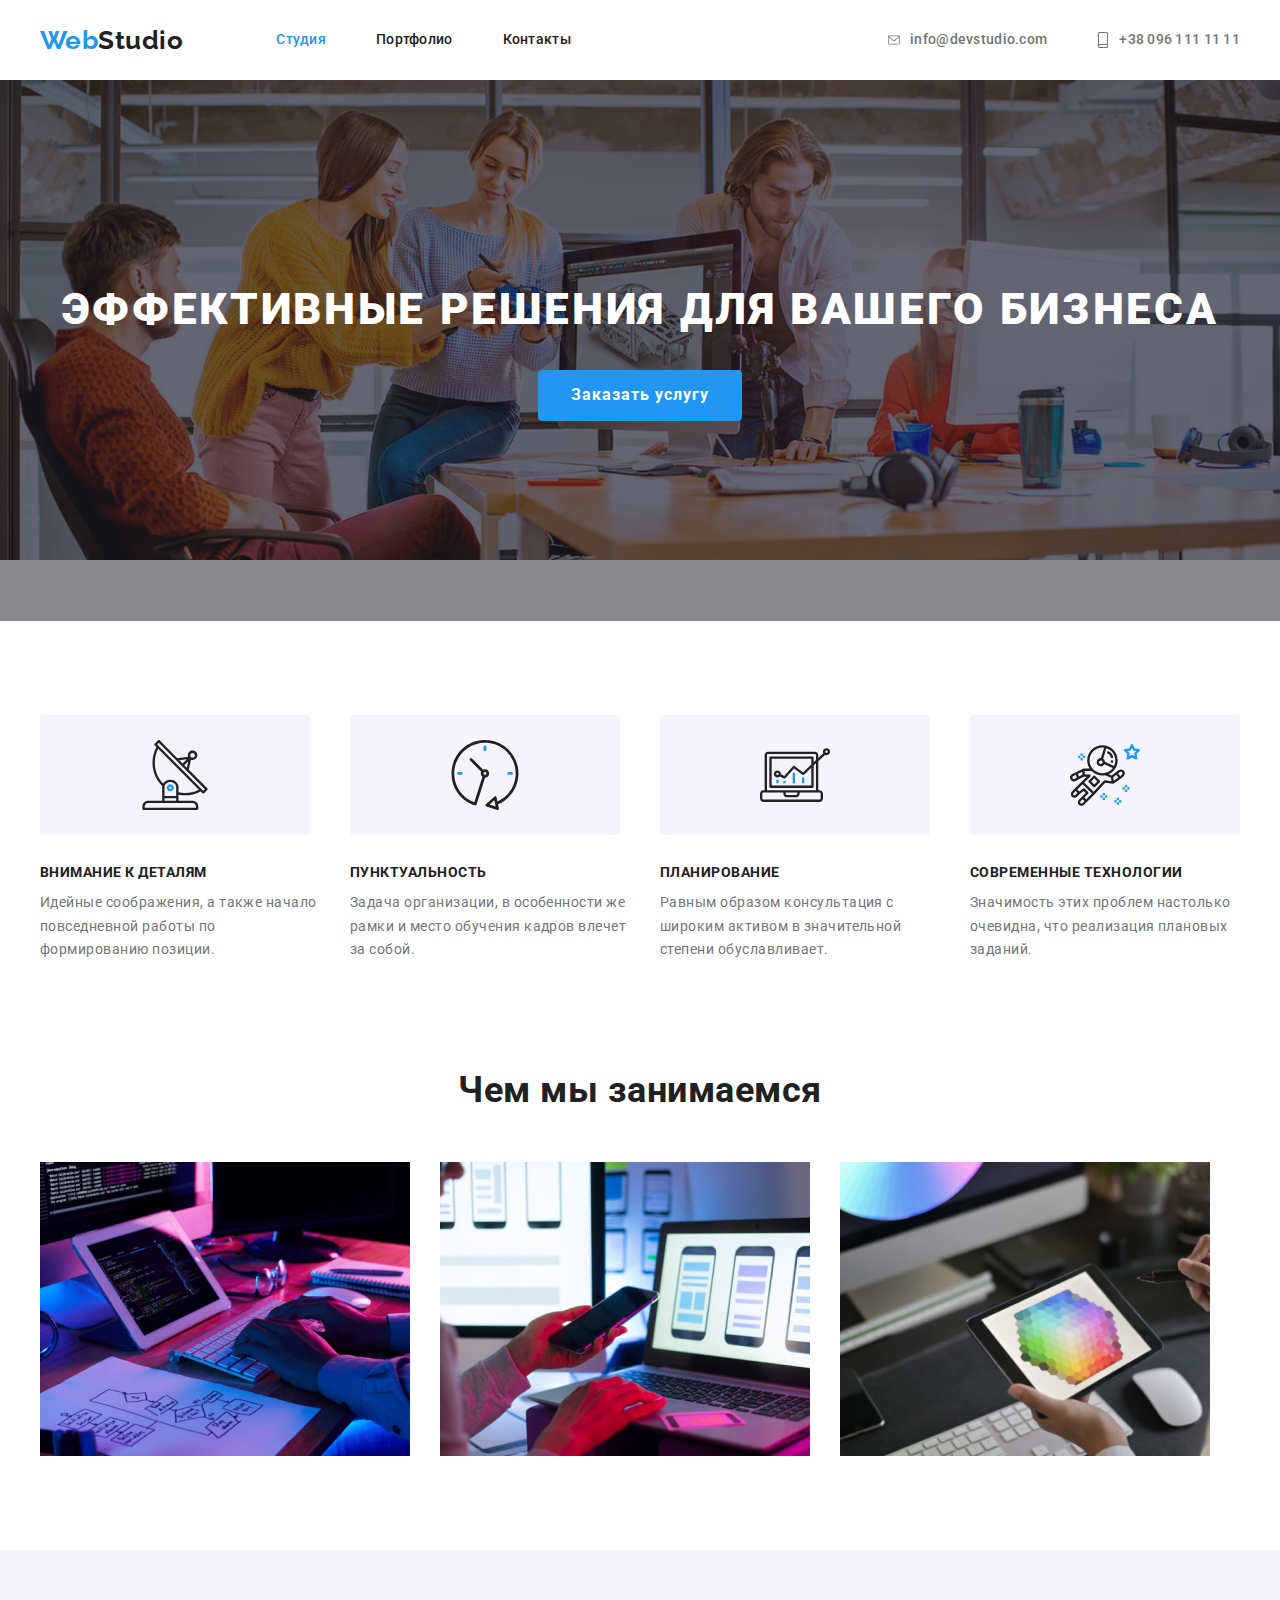
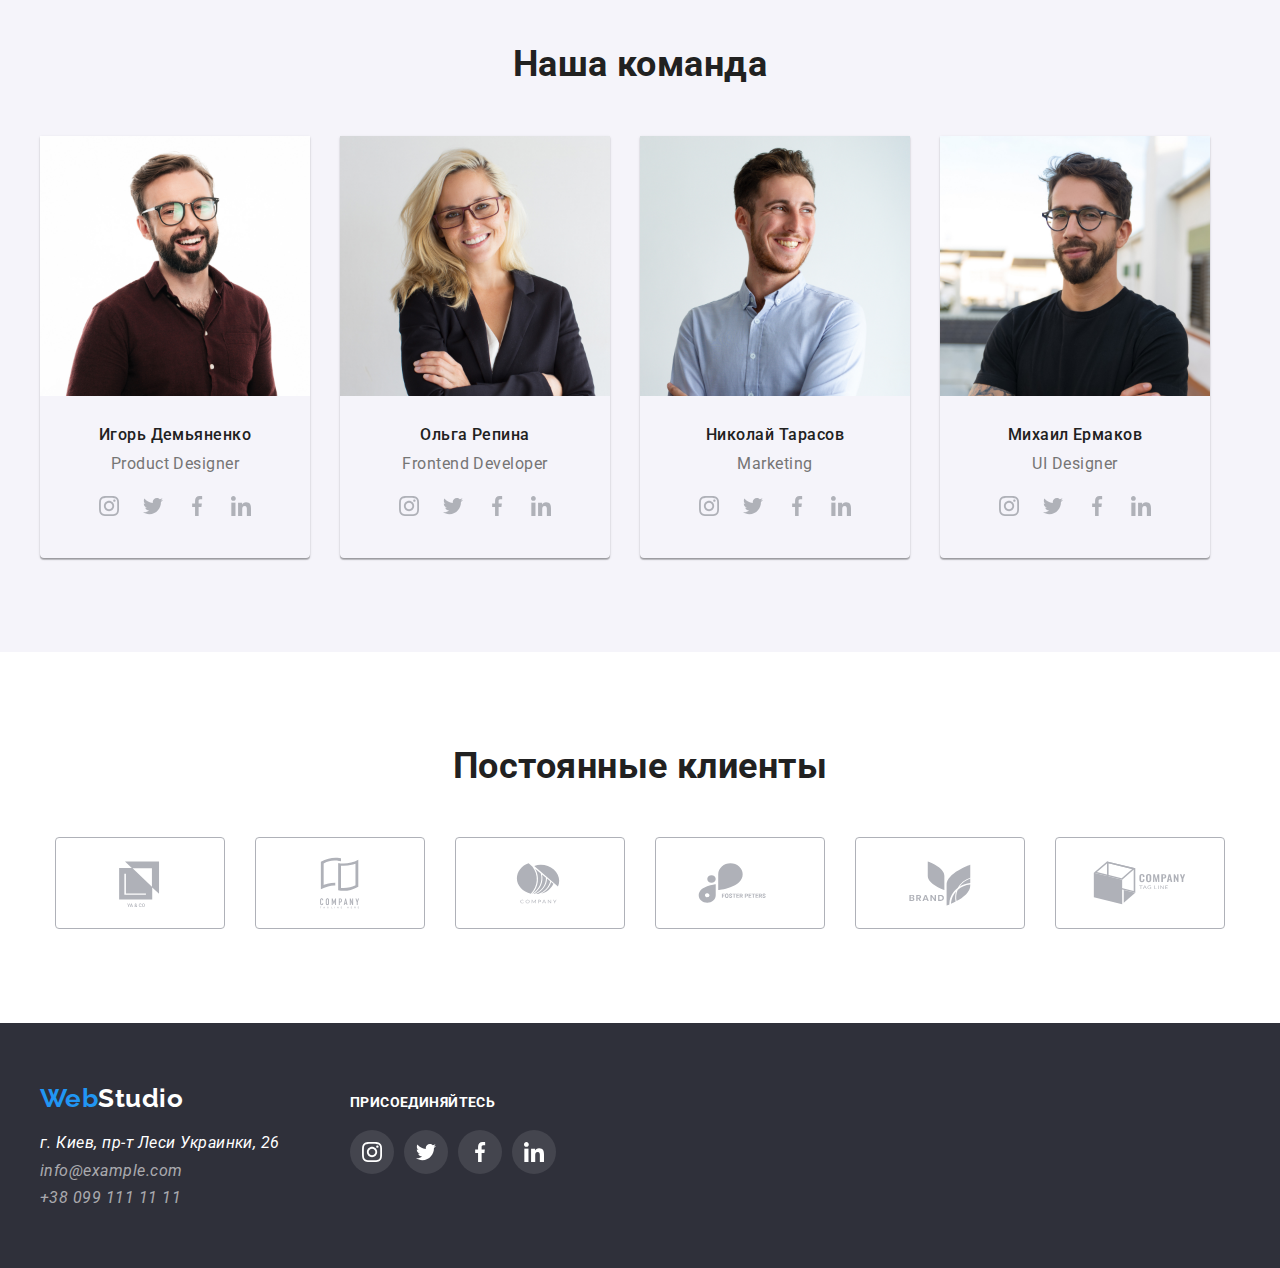
<file: index.html>
<!DOCTYPE html>
<html lang="ru">

<head>
    <meta charset="utf-8" />
    <meta name="viewport" content="width=device-width, initial-scale=1.0" />
    <title>Document</title>
    <link
        href="https://fonts.googleapis.com/css2?family=Raleway:wght@700&family=Roboto:wght@400;500;700;900&display=swap"
        rel="stylesheet" />
    <link rel="stylesheet"
        href="https://cdnjs.cloudflare.com/ajax/libs/modern-normalize/1.1.0/modern-normalize.min.css" />
    <link rel="stylesheet" href="./css/stylesheet.css" />
</head>

<body>
    <header>
        <nav class="container header-page">
            <a href="" class="logo"><span class="web">Web</span>Studio</a>
            <ul class="site-nav list">
                <li class="iteam"><a href="" class="link current">Студия</a></li>
                <li class="iteam"><a href="./portfolio.html" class="link">Портфолио</a></li>
                <li class="iteam"><a href="" class="link">Контакты</a></li>
            </ul>
            <ul class="auth-nav list">
                <li class="iteam">
                    <a href="mailto:info@devstudio.com" class="link">
                        <svg class="icon">
                            <use href="images/symbol.svg.svg#icon-envelope"></use>
                        </svg>
                        info@devstudio.com
                    </a>
                </li>
                <li class="iteam">
                    <a href="tel:+380961111111" class="link">
                        <svg class="icon">
                            <use href="images/symbol.svg.svg#icon-smartphone"></use>
                        </svg>
                        +38 096 111 11 11
                    </a>
                </li>
            </ul>
        </nav>

    </header>
    <main>
        <section class="hero">
            <div class="container">
                <h1 class="hero-title">Эффективные решения для вашего бизнеса</h1>
                <button type="button" class="button">Заказать услугу</button>
            </div>
        </section>
        <section class="section no-padding">
            <div class="container">
                <h2 class="section-title"></h2>
                <ul class="feature-list">
                    <li class="iteam">
                        <div class="overlay">
                            <svg class="icon">
                                <use href="images/symbol.svg.svg#icon-antenna-1"></use>
                            </svg>
                        </div>
                        <h3 class="feature-list-title">Внимание к деталям</h3>
                        <p class="text">
                            Идейные соображения, а также начало повседневной работы по
                            формированию позиции.
                        </p>
                    </li>
                    <li class="iteam">
                        <div class="overlay">
                            <svg class="icon">
                                <use href="images/symbol.svg.svg#icon-clock-1"></use>
                            </svg>
                        </div>
                        <h3 class="feature-list-title">Пунктуальность</h3>
                        <p class="text">
                            Задача организации, в особенности же рамки и место обучения
                            кадров влечет за собой.
                        </p>
                    </li>
                    <li class="iteam">
                        <div class="overlay">
                            <svg class="icon">
                                <use href="images/symbol.svg.svg#icon-diagram-1"></use>
                            </svg>
                        </div>
                        <h3 class="feature-list-title">Планирование</h3>
                        <p class="text">
                            Равным образом консультация с широким активом в значительной
                            степени обуславливает.
                        </p>
                    </li>
                    <li class="item">
                        <div class="overlay">
                            <svg class="icon">
                                <use href="images/symbol.svg.svg#icon-astronaut-1"></use>
                            </svg>
                        </div>
                        <h3 class="feature-list-title">Современные технологии</h3>
                        <p class="text">
                            Значимость этих проблем настолько очевидна, что реализация
                            плановых заданий.
                        </p>
                    </li>
                </ul>
            </div>
        </section>
        <section class="section">
            <div class="container">
                <h2 class="section-title work-title">Чем мы занимаемся</h2>
                <ul class="work-list">
                    <li class="iteam">
                        <img src="./images/moderncomputer.jpg" alt="" width="370" />
                    </li>
                    <li class="iteam">
                        <img src="./images/technology.jpg" alt="" width="370" />
                    </li>
                    <li class="iteam">
                        <img src="./images/ITproduction.jpg" alt="" width="370" />
                    </li>
                </ul>
            </div>
        </section>
        <section class="section worker">
            <div class="container">
                <h2 class="section-title worker-title">Наша команда</h2>
                <ul class="worker-list">
                    <li class="iteam">
                        <img src="./images/productDesigner.jpg" alt="Product Designer" width="270" class="image" />
                        <h3 class="worker-list-title">Игорь Демьяненко</h3>
                        <p class="text">Product Designer</p>
                        <ul class="social-list">
                            <li class="iteam-icon">
                                <a href="" class="link">
                                    <svg class="icon">
                                        <use href="images/symbol.svg.svg#icon-instagram-1"></use>
                                    </svg>
                                </a>
                            </li>
                            <li class="iteam-icon">
                                <a href="" class="link">
                                    <svg class="icon">
                                        <use href="images/symbol.svg.svg#icon-twitter-1"></use>
                                    </svg>
                                </a>
                            </li>
                            <li class="iteam-icon">
                                <a href="" class="link">
                                    <svg class="icon">
                                        <use href="images/symbol.svg.svg#icon-facebook-1"></use>
                                    </svg>
                                </a>
                            </li>
                            <li class="iteam-icon">
                                <a href="" class="link">
                                    <svg class="icon">
                                        <use href="images/symbol.svg.svg#icon-linkedin-1"></use>
                                    </svg>
                                </a>
                            </li>
                        </ul>
                    </li>
                    <li class="iteam">
                        <img src="./images/FrontendDeveloper.jpg" alt="Frontend Developer" width="270" class="image" />
                        <h3 class="worker-list-title">Ольга Репина</h3>
                        <p class="text">Frontend Developer</p>
                        <ul class="social-list">
                            <li class="iteam-icon">
                                <a href="" class="link">
                                    <svg class="icon">
                                        <use href="images/symbol.svg.svg#icon-instagram-1"></use>
                                    </svg>
                                </a>
                            </li>
                            <li class="iteam-icon">
                                <a href="" class="link">
                                    <svg class="icon">
                                        <use href="images/symbol.svg.svg#icon-twitter-1"></use>
                                    </svg>
                                </a>
                            </li>
                            <li class="iteam-icon">
                                <a href="" class="link">
                                    <svg class="icon">
                                        <use href="images/symbol.svg.svg#icon-facebook-1"></use>
                                    </svg>
                                </a>
                            </li>
                            <li class="iteam-icon">
                                <a href="" class="link">
                                    <svg class="icon">
                                        <use href="images/symbol.svg.svg#icon-linkedin-1"></use>
                                    </svg>
                                </a>
                            </li>
                        </ul>
                    </li>
                    <li class="iteam">
                        <img src="./images/marketing.jpg" alt="marketing" width="270" class="image" />
                        <h3 class="worker-list-title">Николай Тарасов</h3>
                        <p class="text">Marketing</p>
                        <ul class="social-list">
                            <li class="iteam-icon">
                                <a href="" class="link">
                                    <svg class="icon">
                                        <use href="images/symbol.svg.svg#icon-instagram-1"></use>
                                    </svg>
                                </a>
                            </li>
                            <li class="iteam-icon">
                                <a href="" class="link">
                                    <svg class="icon">
                                        <use href="images/symbol.svg.svg#icon-twitter-1"></use>
                                    </svg>
                                </a>
                            </li>
                            <li class="iteam-icon">
                                <a href="" class="link">
                                    <svg class="icon">
                                        <use href="images/symbol.svg.svg#icon-facebook-1"></use>
                                    </svg>
                                </a>
                            </li>
                            <li class="iteam-icon">
                                <a href="" class="link">
                                    <svg class="icon">
                                        <use href="images/symbol.svg.svg#icon-linkedin-1"></use>
                                    </svg>
                                </a>
                            </li>
                        </ul>
                    </li>
                    <li class="iteam">
                        <img src="./images/UIdesigner.jpg" alt="UI designer" width="270" class="image" />
                        <h3 class="worker-list-title">Михаил Ермаков</h3>
                        <p class="text">UI Designer</p>
                        <ul class="social-list">
                            <li class="iteam-icon">
                                <a href="" class="link">
                                    <svg class="icon">
                                        <use href="images/symbol.svg.svg#icon-instagram-1"></use>
                                    </svg>
                                </a>
                            </li>
                            <li class="iteam-icon">
                                <a href="" class="link">
                                    <svg class="icon">
                                        <use href="images/symbol.svg.svg#icon-twitter-1"></use>
                                    </svg>
                                </a>
                            </li>
                            <li class="iteam-icon">
                                <a href="" class="link">
                                    <svg class="icon">
                                        <use href="images/symbol.svg.svg#icon-facebook-1"></use>
                                    </svg>
                                </a>
                            </li>
                            <li class="iteam-icon">
                                <a href="" class="link">
                                    <svg class="icon">
                                        <use href="images/symbol.svg.svg#icon-linkedin-1"></use>
                                    </svg>
                                </a>
                            </li>
                        </ul>
                    </li>
                </ul>
            </div>
        </section>
        <section class="section">
            <div class="container">
                <h2 class="section-title clients-title">Постоянные клиенты</h2>
                <ul class="clients-list">
                    <li class="iteam">
                        <a href="" class="link">
                            <svg class="icon">
                                <use href="images/symbol.svg.svg#icon-Logo"></use>
                            </svg>
                        </a>
                    </li>
                    <li class="iteam">
                        <a href="" class="link">
                            <svg class="icon">
                                <use href="images/symbol.svg.svg#icon-Logo-1"></use>
                            </svg>
                        </a>
                    </li>
                    <li class="iteam">
                        <a href="" class="link">
                            <svg class="icon">
                                <use href="images/symbol.svg.svg#icon-Logo-2"></use>
                            </svg>
                        </a>
                    </li>
                    <li class="iteam">
                        <a href="" class="link">
                            <svg class="icon">
                                <use href="images/symbol.svg.svg#icon-Logo-3"></use>
                            </svg>
                        </a>
                    </li>
                    <li class="iteam">
                        <a href="" class="link">
                            <svg class="icon">
                                <use href="images/symbol.svg.svg#icon-Logo-4"></use>
                            </svg>
                        </a>
                    </li>
                    <li class="iteam">
                        <a href="" class="link">
                            <svg class="icon">
                                <use href="images/symbol.svg.svg#icon-Logo-6"></use>
                            </svg>
                        </a>
                    </li>
                </ul>
            </div>
        </section>
    </main>
    <footer class="footer">
        <div class="container footer-container">
            <div class="footer-wrapper">
                <a href="" class="logo"><span class="web">Web</span>Studio</a>
                <address class="adress">
                    <ul class="footer-list">
                        <li class="child"><a href="https://goo.gl/maps/ksfbacFtiWW7DBpV7" class="link">г. Киев, пр-т
                                Леси
                                Украинки, 26</a>
                        </li>
                        <li class="child"><a href="mailto:info@example.com" class="link mail">info@example.com</a>
                        </li>
                        <li class="child"><a href="tel:+380991111111" class="link tel">+38 099 111 11 11</a></li>
                    </ul>
                </address>
            </div>
            <div class="footer-icons">
                <h3 class="title">присоединяйтесь</h3>
                <ul class="second-list">
                    <li class="child">
                        <a href="" class="link">
                            <svg class="icon">
                                <use href="images/symbol.svg.svg#icon-instagram-1"></use>
                            </svg>
                        </a>
                    </li>
                    <li class="child">
                        <a href="" class="link">
                            <svg class="icon">
                                <use href="images/symbol.svg.svg#icon-twitter-1"></use>
                            </svg>
                        </a>
                    </li>
                    <li class="child">
                        <a href="" class="link">
                            <svg class="icon">
                                <use href="images/symbol.svg.svg#icon-facebook-1"></use>
                            </svg>
                        </a>
                    </li>
                    <li class="child">
                        <a href="" class="link">
                            <svg class="icon">
                                <use href="images/symbol.svg.svg#icon-linkedin-1"></use>
                            </svg>
                        </a>
                    </li>
                </ul>
            </div>


        </div>
    </footer>
</body>

</html>
</file>
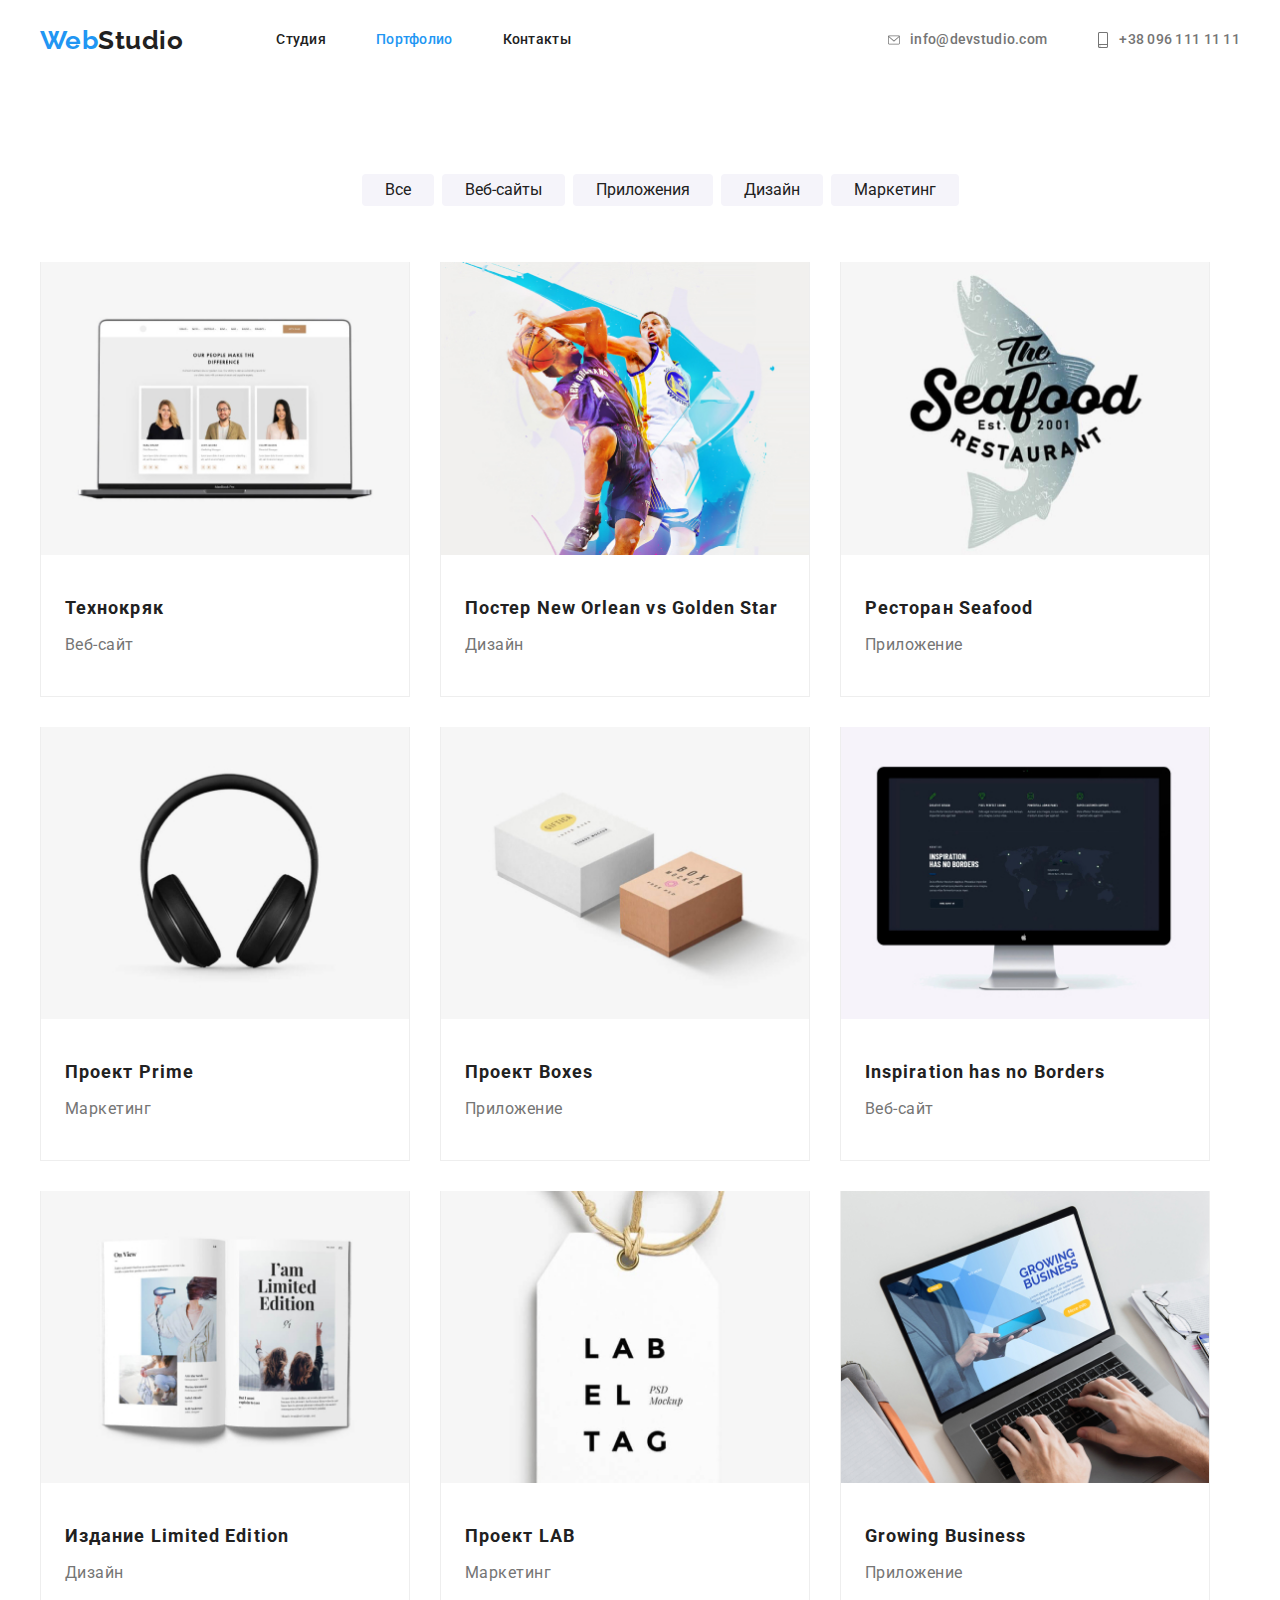
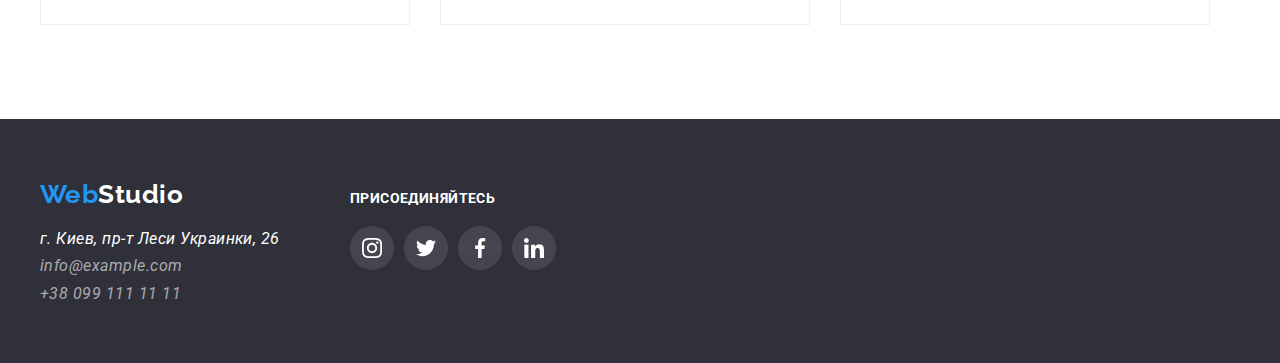
<file: portfolio.html>
<!DOCTYPE html>
<html lang="ru">

<head>
    <meta charset="utf-8" />
    <meta name="viewport" content="width=device-width, initial-scale=1.0" />
    <title>Document</title>
    <link
        href="https://fonts.googleapis.com/css2?family=Raleway:wght@700&family=Roboto:wght@400;500;700;900&display=swap"
        rel="stylesheet">
    <link rel="stylesheet"
        href="https://cdnjs.cloudflare.com/ajax/libs/modern-normalize/1.1.0/modern-normalize.min.css" />
    <link rel="stylesheet" href="./css/stylesheet.css">
</head>

<body>
    <header>
        <nav class="container header-page">
            <a href="" class="logo"><span class="web">Web</span>Studio</a>
            <ul class="site-nav list">
                <li class="iteam"><a href="./index.html" class="link">Студия</a></li>
                <li class="iteam"><a href="./portfolio.html" class="link current">Портфолио</a></li>
                <li class="iteam"><a href="" class="link">Контакты</a></li>
            </ul>
            <ul class="auth-nav list">
                <li class="iteam">
                    <a href="mailto:info@devstudio.com" class="link">
                        <svg class="icon">
                            <use href="images/symbol.svg.svg#icon-envelope"></use>
                        </svg>
                        info@devstudio.com
                    </a>
                </li>
                <li class="iteam">
                    <a href="tel:+380961111111" class="link">
                        <svg class="icon">
                            <use href="images/symbol.svg.svg#icon-smartphone"></use>
                        </svg>
                        +38 096 111 11 11
                    </a>
                </li>
            </ul>
        </nav>

    </header>
    <main>
        <section class="section">
            <div class="container">
                <ul class="button-list">
                    <li class="iteam"><button type="button" class="button">Все</button></li>
                    <li class="iteam"><button type="button" class="button">Веб-сайты</button></li>
                    <li class="iteam"><button type="button" class="button">Приложения</button></li>
                    <li class="iteam"><button type="button" class="button">Дизайн</button></li>
                    <li class="iteam"><button type="button" class="button">Маркетинг</button></li>
                </ul>

                <ul class="business-list">
                    <li class="iteam">
                        <article class="card">
                            <div class="card-thumb">
                                <img src="./images/technokriak.jpg" alt="technokriak">
                            </div>
                            <div class="card-content">
                                <h2 class="business-list-title">Технокряк</h2>
                                <p class="text">Веб-сайт</p>
                            </div>
                        </article>
                    </li>
                    <li class="iteam">
                        <article class="card">
                            <div class="card-thumb">
                                <img src="./images/poster-new-orleans.jpg" alt="poster-new-orleans">
                            </div>
                            <div class="card-content">
                                <h2 class="business-list-title">Постер New Orlean vs Golden Star</h2>
                                <p class="text">Дизайн</p>
                            </div>
                        </article>
                    </li>
                    <li class="iteam">
                        <article class="card">
                            <div class="card-thumb">
                                <img src="./images/seafood.jpg" alt="seafood">
                            </div>
                            <div class="card-content">
                                <h2 class="business-list-title">Ресторан Seafood</h2>
                                <p class="text">Приложение</p>
                            </div>
                        </article>
                    </li>
                    <li class="iteam">
                        <article class="card">
                            <div class="card-thumb">
                                <img src="./images/project-prime.jpg" alt="project-prime">
                            </div>
                            <div class="card-content">
                                <h2 class="business-list-title">Проект Prime</h2>
                                <p class="text">Маркетинг</p>
                            </div>
                        </article>
                    </li>
                    <li class="iteam">
                        <article class="card">
                            <div class="card-thumb">
                                <img src="./images/boxes.jpg" alt="boxes">
                            </div>
                            <div class="card-content">
                                <h2 class="business-list-title">Проект Boxes</h2>
                                <p class="text">Приложение</p>
                            </div>
                        </article>
                    </li>
                    <li class="iteam">
                        <article class="card">
                            <div class="card-thumb">
                                <img src="./images/inspiration-has-no-borders.jpg" alt="inspiration-has-no-borders">
                            </div>
                            <div class="card-content">
                                <h2 class="business-list-title">Inspiration has no Borders</h2>
                                <p class="text">Веб-сайт</p>
                            </div>
                        </article>
                    </li>
                    <li class="iteam">
                        <article class="card">
                            <div class="card-thumb">
                                <img src="./images/limited-edition.jpg" alt="limited-edition">
                            </div>
                            <div class="card-content">
                                <h2 class="business-list-title">Издание Limited Edition</h2>
                                <p class="text">Дизайн</p>
                            </div>
                        </article>
                    </li>
                    <li class="iteam">
                        <article class="card">
                            <div class="card-thumb">
                                <img src="/images/project-lab.jpg" alt="project-lab">
                            </div>
                            <div class="card-content">
                                <h2 class="business-list-title">Проект LAB</h2>
                                <p class="text">Маркетинг</p>
                            </div>
                        </article>
                    </li>
                    <li class="iteam">
                        <article class="card">
                            <div class="card-thumb">
                                <img src="./images/growing-busness.jpg" alt="growing-busness">
                            </div>
                            <div class="card-content">
                                <h2 class="business-list-title">Growing Business</h2>
                                <p class="text">Приложение</p>
                            </div>
                        </article>
                    </li>
                </ul>
            </div>
        </section>
    </main>
    <footer class="footer">
        <div class="container footer-container">
            <div class="footer-wrapper">
                <a href="" class="logo"><span class="web">Web</span>Studio</a>
                <address class="adress">
                    <ul class="footer-list">
                        <li class="child"><a href="https://goo.gl/maps/ksfbacFtiWW7DBpV7" class="link">г. Киев, пр-т
                                Леси
                                Украинки, 26</a>
                        </li>
                        <li class="child"><a href="mailto:info@example.com" class="link mail">info@example.com</a>
                        </li>
                        <li class="child"><a href="tel:+380991111111" class="link tel">+38 099 111 11 11</a></li>
                    </ul>
                </address>
            </div>
            <div class="footer-icons">
                <h3 class="title">присоединяйтесь</h3>
                <ul class="second-list">
                    <li class="child">
                        <a href="" class="link">
                            <svg class="icon">
                                <use href="images/symbol.svg.svg#icon-instagram-1"></use>
                            </svg>
                        </a>
                    </li>
                    <li class="child">
                        <a href="" class="link">
                            <svg class="icon">
                                <use href="images/symbol.svg.svg#icon-twitter-1"></use>
                            </svg>
                        </a>
                    </li>
                    <li class="child">
                        <a href="" class="link">
                            <svg class="icon">
                                <use href="images/symbol.svg.svg#icon-facebook-1"></use>
                            </svg>
                        </a>
                    </li>
                    <li class="child">
                        <a href="" class="link">
                            <svg class="icon">
                                <use href="images/symbol.svg.svg#icon-linkedin-1"></use>
                            </svg>
                        </a>
                    </li>
                </ul>
            </div>


        </div>
    </footer>
</body>

</html>
</file>
<file: css/stylesheet.css>
:root {
  --base-color: #212121;
  --bg-color: #ffffff;
  --acent-color: #2196f3;
  --text-color: #757575;
  --footer-text-color: rgba(255, 255, 255, 0.6);
  --footer-bg-color: #2f303a;
  --button-bg-color: #f5f4fa;
}

body {
  color: var(--bg-color);
  font-family: "Roboto", sans-serif;
  letter-spacing: 0.03em;
}

.list {
  padding: 0;
  margin: 0;
}

img {
  display: block;
  max-width: 100%;
  height: auto;
}
/*header-page*/

.header-page {
  display: flex;
  align-items: center;
}

/* logo */

.logo {
  color: var(--base-color);
  text-decoration: none;
  font-family: "Raleway", sans-serif;
  font-weight: 700;
  font-size: 26px;
  line-height: 1.19;
}

.web {
  color: var(--acent-color);
}

/* navigation */

.site-nav {
  display: flex;
  margin-left: 93px;
  justify-content: flex-start;
  align-items: center;
  list-style: none;
  font-weight: 500;
  font-size: 14px;
  line-height: 1.14;
  letter-spacing: 0.02em;
}

.site-nav .iteam {
  margin-right: 50px;
}

.site-nav .iteam:last-child {
  margin-right: 0;
}

.site-nav .link {
  display: block;
  padding-top: 32px;
  padding-bottom: 32px;
  text-decoration: none;
  color: var(--base-color);
}

.site-nav .current {
  color: var(--acent-color);
}

.auth-nav {
  display: flex;
  align-items: center;
  justify-content: center;
  font-weight: 500;
  margin-left: auto;
  font-size: 14px;
  line-height: 1.14;
  letter-spacing: 0.02em;
  list-style: none;
}

.auth-nav .iteam {
  margin-right: 50px;
}

.auth-nav .iteam:last-child {
  margin-right: 0;
}

.auth-nav .link {
  display: inline-flex;
  padding-top: 32px;
  padding-bottom: 32px;
  text-decoration: none;
  color: var(--text-color);
}

.auth-nav .link:hover,
.auth-nav .link:focus {
  color: var(--acent-color);
}

.auth-nav .icon {
  width: 12px;
  height: 16px;
  margin-right: 10px;
  fill: currentColor;
}

/* hero */

.hero {
  background-color: #c4c4c4;
  max-width: 1600px;
  max-height: 600px;
  margin-left: auto;
  margin-right: auto;
  padding-top: 200px;
  padding-bottom: 200px;
  background-image: linear-gradient(
      to right,
      rgba(47, 48, 58, 0.4),
      rgba(47, 48, 58, 0.4)
    ),
    url(../images/hero_img.jpg);
  background-size: 100%;
  background-repeat: no-repeat;
  text-align: center;
}

.hero-title {
  color: var(--bg-color);
  margin-top: 0;
  margin-bottom: 30px;
  font-weight: 900;
  font-size: 44px;
  line-height: 1.36;
  text-align: center;
  letter-spacing: 0.06em;
  text-transform: uppercase;
}

.hero .button {
  display: inline-block;
  min-width: 200px;
  padding: 10px 32px;
  border-radius: 4px;
  border: 1px solid var(--acent-color);
  background-color: var(--acent-color);
  color: var(--bg-color);
  font-weight: 700;
  font-size: 16px;
  line-height: 1.8;
  letter-spacing: 0.06em;
  cursor: pointer;
}

/* features */
.container {
  width: 1230px;
  margin-left: auto;
  margin-right: auto;
  padding-left: 15px;
  padding-right: 15px;
}
.section {
  padding-top: 94px;
  padding-bottom: 94px;
  color: var(--text-color);
}

.section-title {
  margin-top: 0;
  margin-bottom: 94px;
  color: var(--base-color);
  font-weight: 700;
  font-size: 36px;
  line-height: 1.16;
  text-align: center;
}

.no-padding {
  padding-top: 0;
  padding-bottom: 0;
}

.feature-list {
  display: flex;
  margin: 0;
  padding: 0;
  list-style: none;
}

.feature-list .iteam {
  margin-right: 30px;
}

.feature-list .iteam:last-child {
  margin-right: 0;
}

.feature-list .overlay {
  width: 270px;
  height: 120px;
  margin: 0;
  background-color: var(--button-bg-color);
  border-radius: 4px;
  margin-bottom: 30px;
  padding: 0;
}

.feature-list .icon {
  height: 70px;
  width: 70px;
  margin: 25px 100px;
}

.feature-list-title {
  margin-top: 0;
  margin-bottom: 10px;
  color: var(--base-color);
  font-weight: 700;
  font-size: 14px;
  line-height: 1.14;
  text-transform: uppercase;
}

.feature-list .text {
  margin-top: 0;
  font-size: 14px;
  line-height: 1.71;
  width: 280px;
}

/* work-list */
.work-title {
  margin-bottom: 50px;
}
.work-list {
  display: flex;
  margin: 0;
  padding: 0;
  list-style: none;
}

.work-list .iteam {
  margin-left: 30px;
}

.work-list .iteam:first-child {
  margin-left: 0;
}
/* worker */

.worker-list {
  display: flex;
  margin: 0;
  padding: 0;
  list-style: none;
}

.worker-title {
  margin-bottom: 50px;
}

.worker-list .iteam {
  border-radius: 0px 0px 4px 4px;
  box-shadow: 0px 1px 3px rgba(0, 0, 0, 0.12), 0px 1px 1px rgba(0, 0, 0, 0.14),
    0px 2px 1px rgba(0, 0, 0, 0.2);
  margin-left: 30px;
}

.worker-list .iteam:first-child {
  margin-left: 0;
}

.worker-list .image {
  margin-bottom: 30px;
}
.worker {
  background-color: var(--button-bg-color);
}

.social-list {
  display: flex;
  align-items: center;
  justify-content: center;
  list-style: none;
  margin: 0;
  margin-bottom: 30px;
  padding: 0;
}

.social-list .iteam-icons {
  margin-right: 10px;
}

.social-list .iteam-icons:last-child {
  margin-right: 0;
}

.social-list .link {
  display: inline-flex;
  width: 44px;
  height: 44px;
  color: #afb1b8;
  border-radius: 50%;
}

.social-list .link:hover {
  color: var(--bg-color);
  background-color: var(--acent-color);
}

.social-list .icon {
  width: 20px;
  height: 20px;
  margin: 12px;
  fill: currentColor;
}

.worker-list-title {
  color: var(--base-color);
  margin-top: 0;
  margin-bottom: 10px;
  font-weight: 500;
  font-size: 16px;
  line-height: 1.18;
  text-align: center;
}

.worker-list .text {
  margin-top: 0;
  margin-bottom: 10px;
  font-size: 16px;
  line-height: 1.18;
  text-align: center;
}

/* clients-list */

.clients-list {
  display: flex;
  justify-content: center;
  list-style: none;
  margin: 0;
  padding: 0;
}

.clients-title {
  margin-bottom: 50px;
}

.clients-list .iteam {
  margin-right: 30px;
}

.clients-list .iteam:last-child {
  margin-right: 0;
}

.clients-list .link {
  display: inline-flex;
  width: 170px;
  height: 92px;
  border: 1px solid #afb1b8;
  border-radius: 4px;
  color: #afb1b8;
}

.clients-list .link:hover {
  color: var(--acent-color);
  border: 1px solid var(--acent-color);
}

.clients-list .icon {
  width: 106px;
  height: 60px;
  margin: 16px 32px;
  fill: currentColor;
}

/* footer */

.footer {
  padding-top: 60px;
  padding-bottom: 60px;
  background-color: var(--footer-bg-color);
}

.footer-container {
  display: flex;
  align-items: baseline;
}

.footer-wrapper .logo {
  display: block;
  margin-top: 0;
  margin-bottom: 20px;
  color: var(--bg-color);
}

.footer-wrapper .logo:hover {
  color: var(--acent-color);
}

.footer-list {
  margin: 0;
  padding: 0;
  list-style: none;
}

.footer-list .child {
  margin-bottom: 9px;
}

.footer-list .child:last-child {
  margin-bottom: 0;
}

.footer-list .link {
  text-decoration: none;
  color: var(--bg-color);
}

.footer-list .link:hover {
  color: var(--acent-color);
}

.footer-list .mail {
  color: rgba(255, 255, 255, 0.6);
}

.footer-list .tel {
  color: rgba(255, 255, 255, 0.6);
}

.footer-icons {
  padding-top: 10px;
  margin-left: 70px;
}

.footer-icons .title {
  color: #ffffff;
  font-size: 14px;
  line-height: 16px;
  letter-spacing: 0.03em;
  text-transform: uppercase;
  margin-bottom: 20px;
  margin-top: 0;
}

.second-list {
  display: flex;
  align-items: center;
  justify-content: center;
  list-style: none;
  margin: 0;
  padding: 0;
}

.second-list .link {
  display: flex;
  align-items: center;
  justify-content: center;
  padding: 0;
  width: 44px;
  height: 44px;
  color: var(--bg-color);
  background-color: rgba(255, 255, 255, 0.1);
  border-radius: 50%;
}

.second-list .child {
  margin-right: 10px;
}

.second-list .child:last-child {
  margin-right: 0;
}

.second-list .link:hover {
  background-color: var(--acent-color);
}

.second-list .icon {
  width: 20px;
  height: 20px;
  margin: 12px;
  fill: currentColor;
}

/* portfolio */

.button-list {
  display: flex;
  justify-content: center;
  align-items: center;
  margin-top: 0;
  margin-bottom: 56px;
  list-style: none;
  font-weight: 500;
  font-size: 16px;
  line-height: 1.62;
  text-align: center;
  cursor: pointer;
}

.button-list .iteam {
  margin-right: 8px;
}

.button-list .iteam:last-child {
  margin-right: 0;
}

.button-list .button {
  display: inline-block;
  padding: 6px 22px;
  border-radius: 4px;
  border: 1px solid transparent;
  color: var(--base-color);
  background-color: var(--button-bg-color);
}

.button-list .button:hover,
.button-list .button:focus {
  color: var(--bg-color);
  background-color: var(--acent-color);
  box-shadow: 0px 3px 1px rgba(0, 0, 0, 0.1), 0px 1px 2px rgba(0, 0, 0, 0.08),
    0px 2px 2px rgba(0, 0, 0, 0.12);
}

.business-list {
  display: flex;
  flex-wrap: wrap;
  list-style: none;
  margin: 0;
  padding: 0;
  margin-left: -30px;
  margin-top: -30px;
}

.business-list .iteam {
  border-bottom: 1px solid #eeeeee;
  border-left: 1px solid #eeeeee;
  border-right: 1px solid #eeeeee;
  width: 370px;
  margin-left: 30px;
  margin-top: 30px;
}

.business-list-title {
  color: var(--base-color);
  margin-bottom: 4px;
  font-weight: 700;
  font-size: 18px;
  line-height: 2;
  letter-spacing: 0.06em;
}

.business-list .text {
  margin-top: 0;
  font-size: 16px;
  line-height: 1.87;
}

.card-content {
  padding: 20px 24px;
}
</file>
